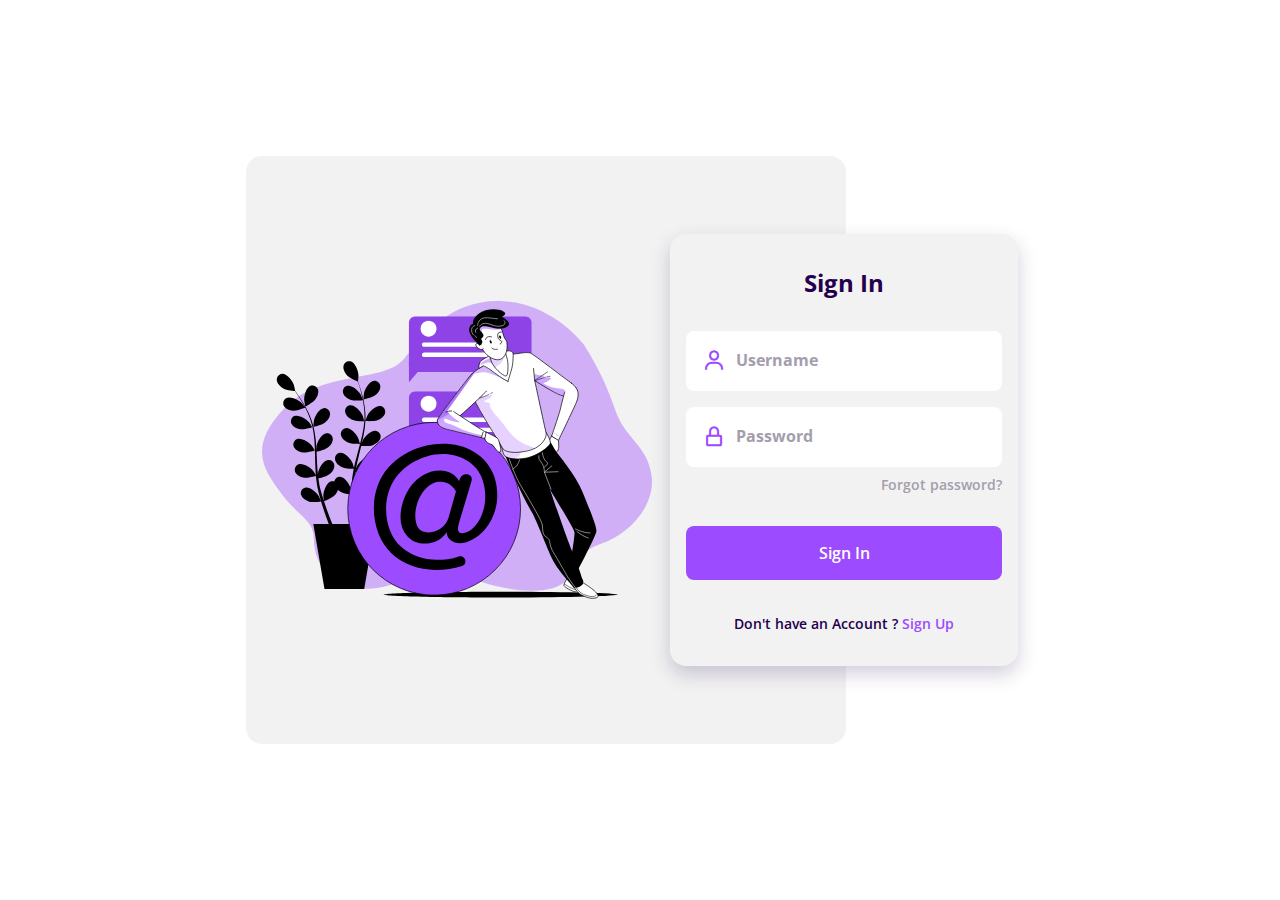
<file: login.html>
<!DOCTYPE html>
<html lang="en">
    <head>
        <meta charset="UTF-8">
        <meta name="viewport" content="width=device-width, initial-scale=1.0">
        <link rel="icon" type="image/x-icon" href="/images/logo.jpg">

        <!-- ===== CSS ===== -->
        <link rel="stylesheet" href="assets/css/styles.css">
    
        <!-- ===== BOX ICONS ===== -->
        <link href='https://cdn.jsdelivr.net/npm/boxicons@2.0.5/css/boxicons.min.css' rel='stylesheet'>

        <title>Login | Signup</title>
    </head>
    
    <body>
        <div class="login">
            <div class="login__content">
                <div class="login__img">
                    <img src="assets/img/img-login.svg" alt="">
                </div>

                <div class="login__forms">
                    <form action="" class="login__registre" id="login-in">
                        <h1 class="login__title">Sign In</h1>
    
                        <div class="login__box">
                            <i class='bx bx-user login__icon'></i>
                            <input type="text" placeholder="Username" class="login__input">
                        </div>
    
                        <div class="login__box">
                            <i class='bx bx-lock-alt login__icon'></i>
                            <input type="password" placeholder="Password" class="login__input">
                        </div>

                        <a href="#" class="login__forgot">Forgot password?</a>

                        <a href="#" class="login__button">Sign In</a>

                        <div>
                            <span class="login__account">Don't have an Account ?</span>
                            <span class="login__signin" id="sign-up">Sign Up</span>
                        </div>
                    </form>

                    <form action="" class="login__create none" id="login-up">
                        <h1 class="login__title">Create Account</h1>
    
                        <div class="login__box">
                            <i class='bx bx-user login__icon'></i>
                            <input type="text" placeholder="Username" class="login__input">
                        </div>
    
                        <div class="login__box">
                            <i class='bx bx-at login__icon'></i>
                            <input type="text" placeholder="Email" class="login__input">
                        </div>

                        <div class="login__box">
                            <i class='bx bx-lock-alt login__icon'></i>
                            <input type="password" placeholder="Password" class="login__input">
                        </div>

                        <a href="#" class="login__button">Sign Up</a>

                        <div>
                            <span class="login__account">Already have an Account ?</span>
                            <span class="login__signup" id="sign-in">Sign In</span>
                        </div>

                        <div class="login__social">
                            <a href="#" class="login__social-icon"><i class='bx bxl-facebook' ></i></a>
                            <a href="#" class="login__social-icon"><i class='bx bxl-twitter' ></i></a>
                            <a href="#" class="login__social-icon"><i class='bx bxl-google' ></i></a>
                        </div>
                    </form>
                </div>
            </div>
        </div>

        <!--===== MAIN JS =====-->
        <script src="assets/js/main.js"></script>
    </body>
</html>
</file>
<file: assets/css/styles.css>
/*===== GOOGLE FONTS =====*/
@import url("https://fonts.googleapis.com/css2?family=Open+Sans:wght@400;600;700&display=swap");

/*===== VARIABLES CSS =====*/
:root{
  /*===== Colores =====*/
  --first-color: #9D4BFF;
  --first-color-dark: #23004D;
  --first-color-light: #A49EAC;
  --first-color-lighten: #F2F2F2;

  /*===== Font and typography =====*/
  --body-font: 'Open Sans', sans-serif;
  --h1-font-size: 1.5rem;
  --normal-font-size: .938rem;
  --small-font-size: .813rem;
}

@media screen and (min-width: 768px){
  :root{
    --normal-font-size: 1rem;
    --small-font-size: .875rem;
  }
}

/*===== BASE =====*/
*,::before,::after{
  box-sizing: border-box;
}

body{
  margin: 0;
  padding: 0;
  font-family: var(--body-font);
  font-size: var(--normal-font-size);
  color: var(--first-color-dark);
}

h1{
  margin: 0;
}

a{
  text-decoration: none;
}

img{
  max-width: 100%;
  height: auto;
  display: block;
}

/*===== LOGIN =====*/
.login{
  display: grid;
  grid-template-columns: 100%;
  height: 100vh;
  margin-left: 1.5rem;
  margin-right: 1.5rem;
}

.login__content{
  display: grid;
}

.login__img{
  justify-self: center;
}

.login__img img{
  width: 310px;
  margin-top: 1.5rem;
}

.login__forms{
  position: relative;
  height: 368px;
}

.login__registre, .login__create{
  position: absolute;
  bottom: 1rem;
  width: 100%;
  background-color: var(--first-color-lighten);
  padding: 2rem 1rem;
  border-radius: 1rem;
  text-align: center;
  box-shadow: 0 8px 20px rgba(35,0,77,.2);
  animation-duration: .4s;
  animation-name: animate-login;
}

@keyframes animate-login{
  0%{
    transform: scale(1,1);
  }
  50%{
    transform: scale(1.1,1.1);
  }
  100%{
    transform: scale(1,1);
  }
}

.login__title{
  font-size: var(--h1-font-size);
  margin-bottom: 2rem;
}

.login__box{
  display: grid;
  grid-template-columns: max-content 1fr;
  column-gap: .5rem;
  padding: 1.125rem 1rem;
  background-color: #FFF;
  margin-top: 1rem;
  border-radius: .5rem;
}

.login__icon{
  font-size: 1.5rem;
  color: var(--first-color);
}

.login__input{
  border: none;
  outline: none;
  font-size: var(--normal-font-size);
  font-weight: 700;
  color: var(--first-color-dark);
}

.login__input::placeholder{
  font-size: var(--normal-font-size);
  font-family: var(--body-font);
  color: var(--first-color-light);
}

.login__forgot{
  display: block;
  width: max-content;
  margin-left: auto;
  margin-top: .5rem;
  font-size: var(--small-font-size);
  font-weight: 600;
  color: var(--first-color-light);
}

.login__button{
  display: block;
  padding: 1rem;
  margin: 2rem 0;
  background-color: var(--first-color);
  color: #FFF;
  font-weight: 600;
  text-align: center;
  border-radius: .5rem;
  transition: .3s;
}

.login__button:hover{
  background-color: var(--first-color-dark);
}

.login__account, .login__signin, .login__signup{
  font-weight: 600;
  font-size: var(--small-font-size);
}

.login__account{
  color: var(--first-color-dark);
}

.login__signin, .login__signup{
  color: var(--first-color);
  cursor: pointer;
}

.login__social{
  margin-top: 2rem;
}

.login__social-icon{
  font-size: 1.5rem;
  color: var(--first-color-dark);
  margin: 0 1.5rem;
}

/*Show login*/
.block{
  display: block;
}

/*Hidden login*/
.none{
  display: none;
}

/* ===== MEDIA QUERIES =====*/
@media screen and (min-width: 576px){
  .login__forms{
    width: 348px;
    justify-self: center;
  }
}

@media screen and (min-width: 1024px){
  .login{
    height: 100vh;
    overflow: hidden;
  }

  .login__content{
    grid-template-columns: repeat(2, max-content);
    justify-content: center;
    align-items: center;
    margin-left: 10rem;
  }

  .login__img{
    display: flex;
    width: 600px;
    height: 588px;
    background-color: var(--first-color-lighten);
    border-radius: 1rem;
    padding-left: 1rem;
  }

  .login__img img{
    width: 390px;
    margin-top: 0;
  }

  .login__registre, .login__create{
    left: -11rem;
  }

  .login__registre{
    bottom: -2rem;
  }

  .login__create{
    bottom: -5.5rem;
  }
}
</file>
